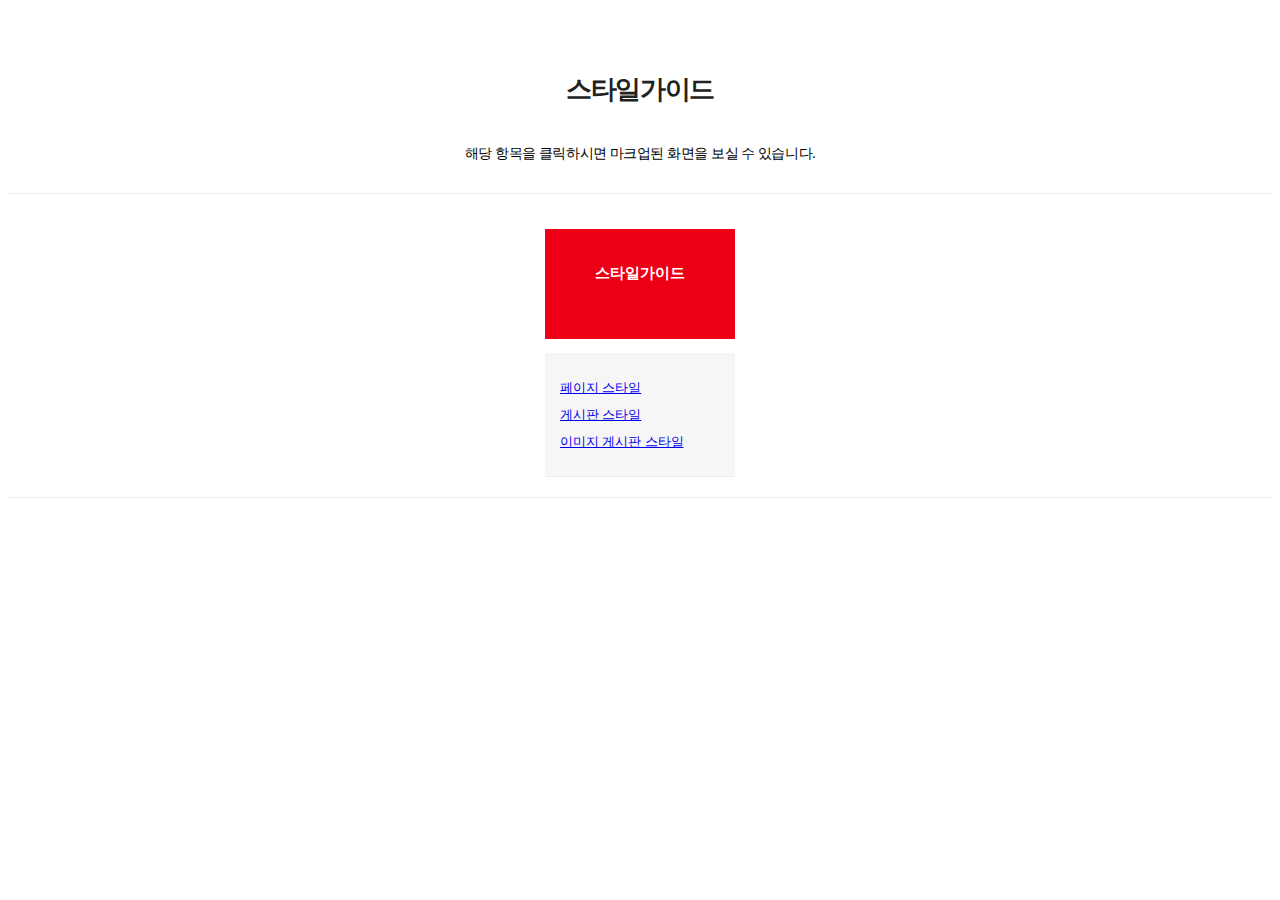
<file: index.html>
<!DOCTYPE html>
<html lang="ko">

<head>
    <meta charset="utf-8">
    <title>스타일가이드</title>
    <meta name="viewport" content="width=device-width, initial-scale=1.0">
    <meta http-equiv="X-UA-Compatible" content="IE=edge">
    <meta name="title" content="">
    <meta name="keywords" content="">
    <meta name="description" content="">
    <script type="text/javascript" src="./jquery-3.4.1.min.js"></script>

    <style type="text/css">
        .content_wrap {
            margin: 0 auto;
            text-align: center;
        }

        .content_wrap .tit-wrap {
            margin: 60px 0px 20px 0px;
        }

        .content_wrap h1 {
            display: inline-block;
            padding: 0 60px;
            font-size: 26px;
            font-weight: bold;
            color: #222;
            line-height: 100%;
            letter-spacing: -0.05em;
        }

        .content_wrap p.btxt {
            display: block;
            text-align: center;
            padding: 10px 0;
            font-size: 14px;
            letter-spacing: -0.03em;
        }

        .content_wrap ul {
            padding: 20px 50px;
            text-align: center;
            border-top: 1px solid #ececec;
            border-bottom: 1px solid #ececec;
        }

        .content_wrap li {
            display: inline-block;
            vertical-align: top;
            font-size: 15px;
            font-weight: bold;
            margin: 0 10px;
        }

        .content_wrap li a {
            display: block;
            margin: 0 auto 20px;
            width: 190px;
            height: 80px;
            padding-top: 50px;
            position: relative;
        }

        .content_wrap li .n01 {
            background: #ed0016;
            color: #fff;
            padding-top: 35px;
            height: 75px
        }

        .content_wrap li .depth2 {
            background: #f6f6f6;
            padding: 15px;
            width: 160px;
        }

        .content_wrap li .depth2 li {
            display: block;
            font-size: 13px;
            font-weight: normal;
            margin: 10px 0;
            line-height: 130%;
        }

        .content_wrap li .depth2 li a {
            margin: 0;
            width: auto;
            height: auto;
            padding-top: 0;
            text-align: left;
            border-radius: inherit;
        }

        .content_wrap li .depth2 li a:hover {
            text-decoration: underline;
            color: #222;
            font-weight: 600;
            letter-spacing: -0.01em;
        }

        .content_wrap li .depth2 li a:after {
            display: none
        }
    </style>

</head>

<body>


    <!-- s: page-start -->
    <div class="content_wrap">
        <div class="tit-wrap">
            <h1>스타일가이드</h1>
            <p class="btxt">해당 항목을 클릭하시면 마크업된 화면을 보실 수 있습니다.</p>
        </div>
        <ul>
            <li>
                <p class="n01">스타일가이드</p>
                <ul class="depth2">
                    <li><a href="./style.html" target="_blank" title="새창열림">페이지 스타일</a></li>
                    <li><a href="./board.html" target="_blank" title="새창열림">게시판 스타일</a></li>
                    <li><a href="./photo.html" target="_blank" title="새창열림">이미지 게시판 스타일</a></li>
                </ul>
            </li>
        </ul>
    </div>
    </div>

</body>

</html>
</file>
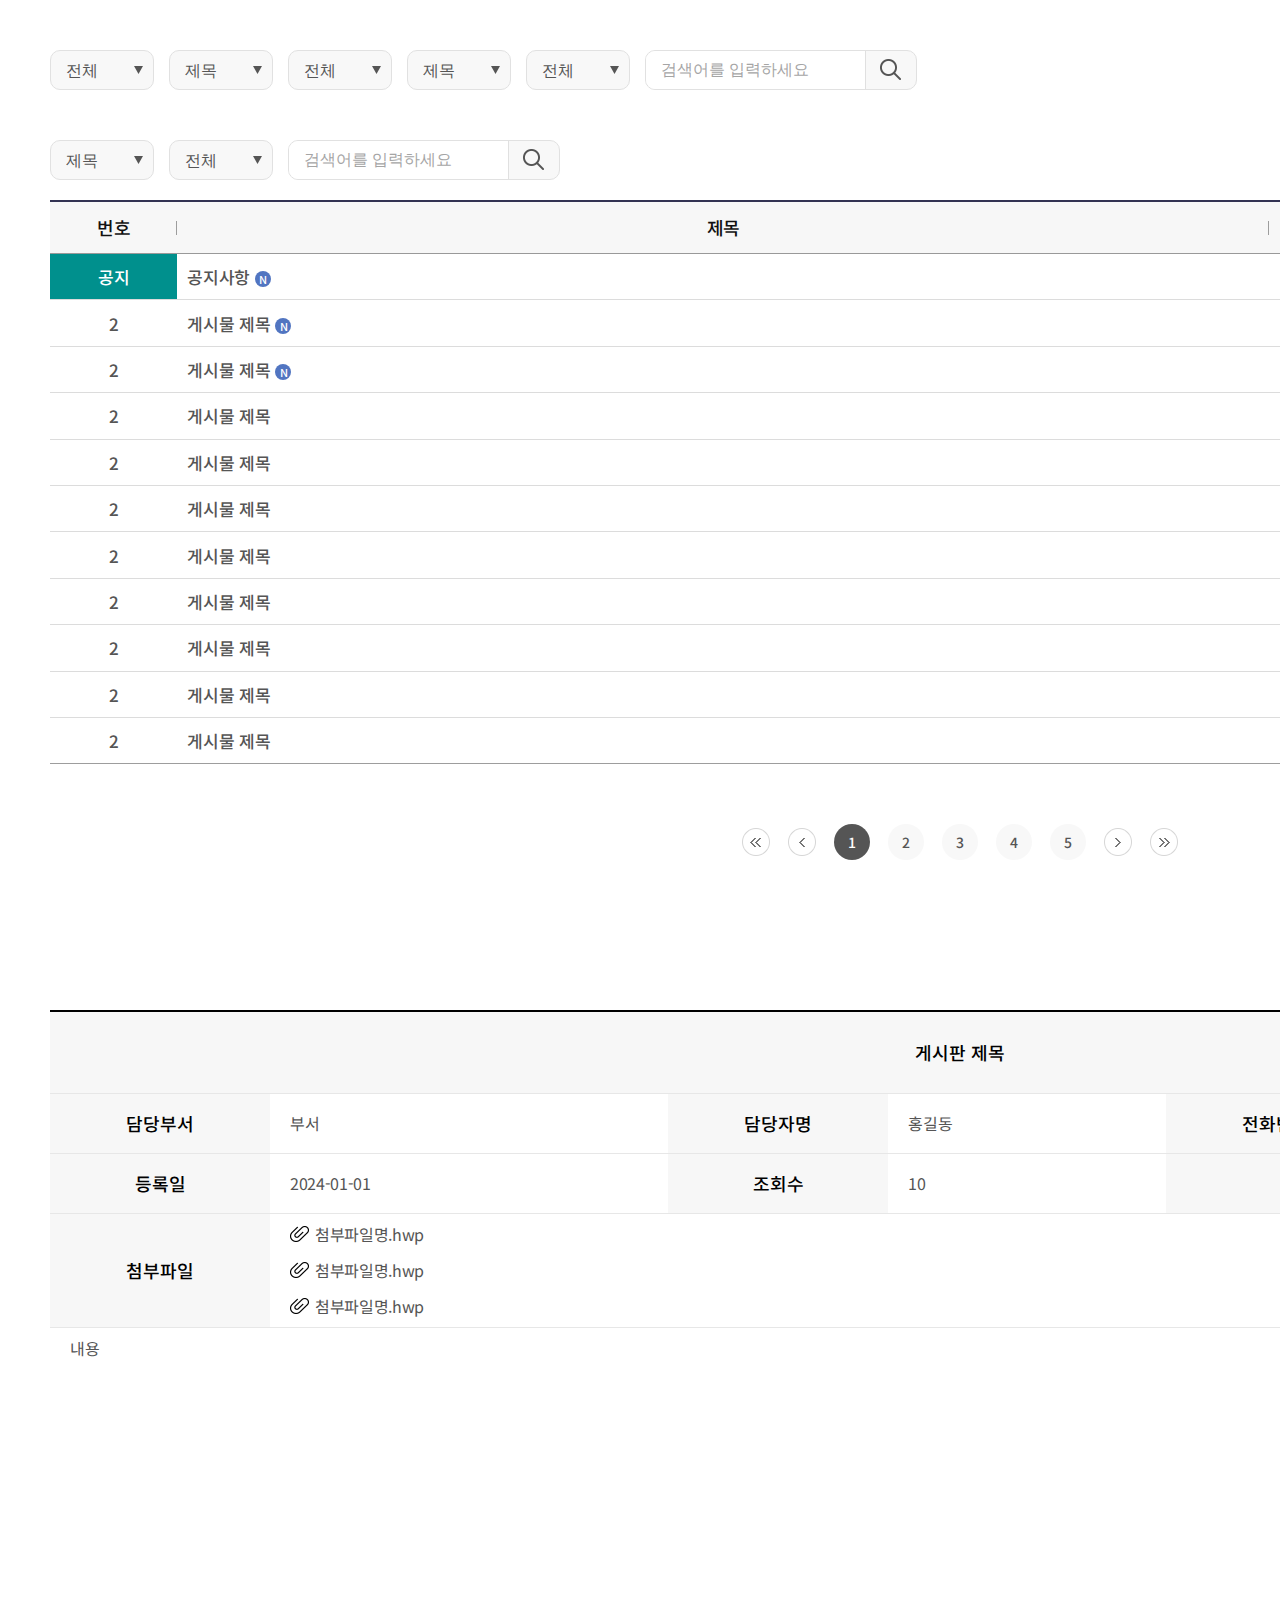
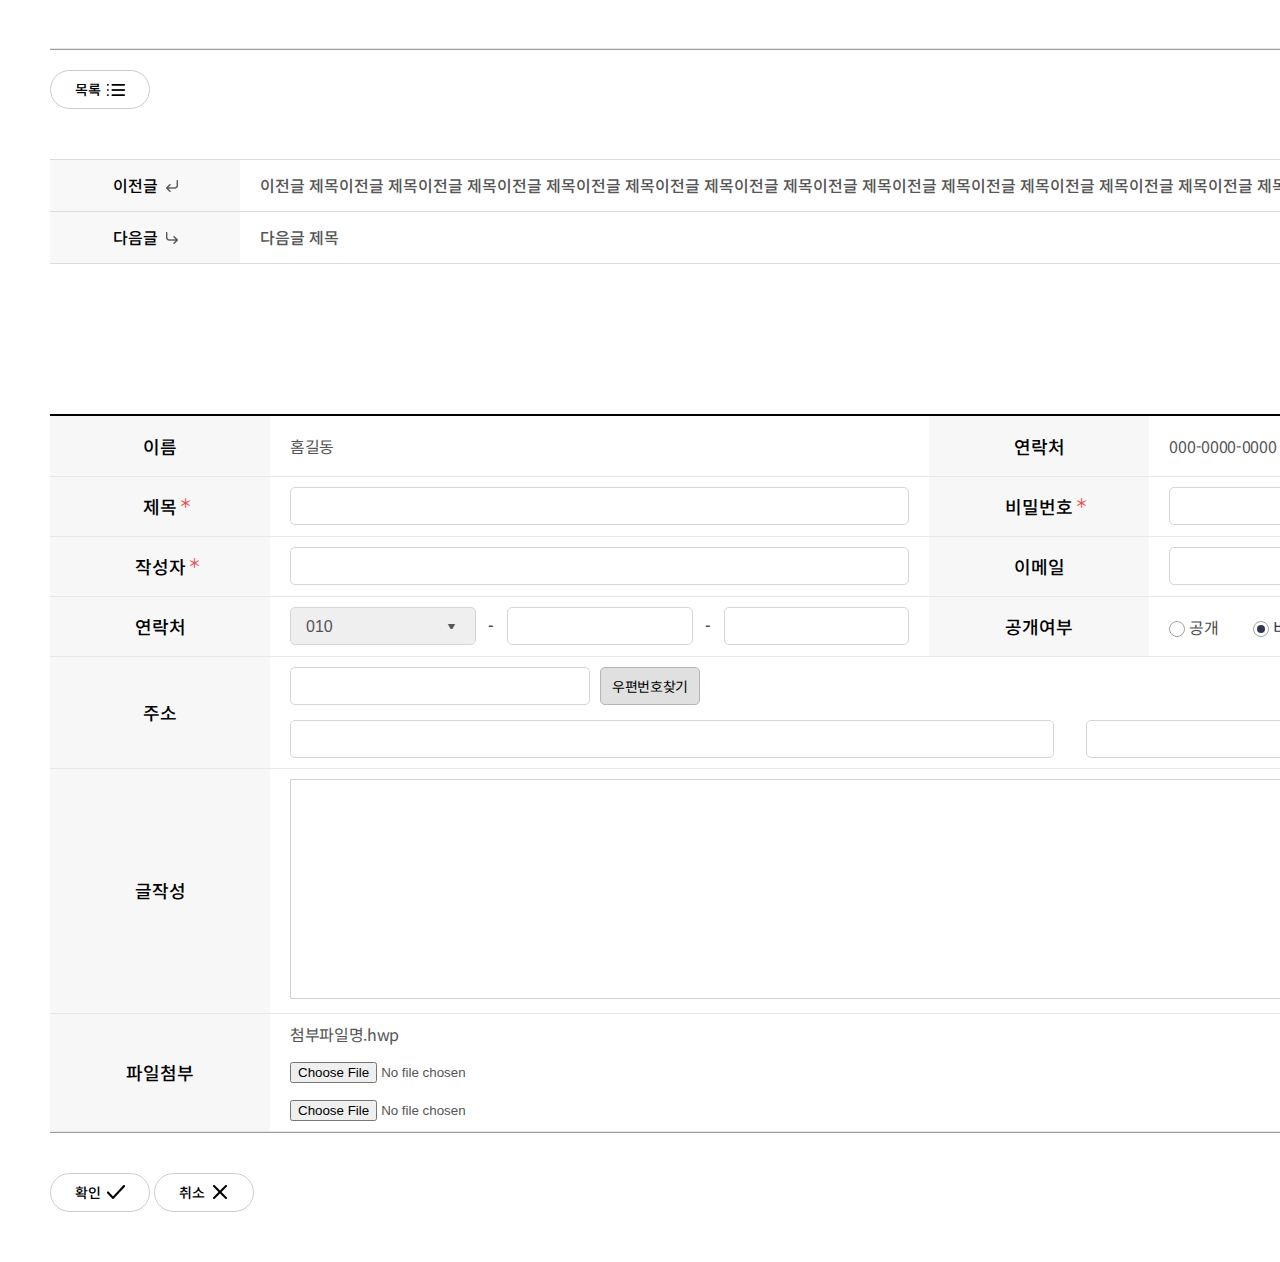
<file: board.html>
<!DOCTYPE html>
<html lang="ko">

<head>
    <meta charset="utf-8">
    <title>스타일가이드</title>
    <meta name="viewport"
        content="width=device-width, initial-scale=1.0 ,maximum-scale=1.0, minimum-scale=1.0,user-scalable=no,target-densitydpi=medium-dpi">
    <meta http-equiv="X-UA-Compatible" content="IE=edge">
    <link rel="stylesheet" href="./reset.css">
    <link rel="stylesheet" href="./style.css">

    <script src="./jquery-3.4.1.min.js"></script>

    <style>
        .content_wrap{padding:50px; box-sizing: border-box;}
    </style>
</head>

<body>
    <div class="content_wrap">
        <div class="contents">
            <div class="board_selecter">
                <form action="">
                    <div class="boardSearch">
                        <select name="" id="" title="검색옵션">
                            <option value="">전체</option>
                            <option value="">제목</option>
                            <option value="">내용</option>
                            <option value="">작성자</option>
                        </select>
                        <select name="" id="" title="검색옵션">
                            <option value="">제목</option>
                            <option value="">제목</option>
                            <option value="">내용</option>
                            <option value="">작성자</option>
                        </select>
                        <select name="" id="" title="검색옵션">
                            <option value="">전체</option>
                            <option value="">제목</option>
                            <option value="">내용</option>
                            <option value="">작성자</option>
                        </select>
                        <select name="" id="" title="검색옵션">
                            <option value="">제목</option>
                            <option value="">제목</option>
                            <option value="">내용</option>
                            <option value="">작성자</option>
                        </select>
                        <select name="" id="" title="검색옵션">
                            <option value="">전체</option>
                            <option value="">제목</option>
                            <option value="">내용</option>
                            <option value="">작성자</option>
                        </select>
                        <div class="boardSearch-input">
                            <label for="" class="hide">검색어</label>
                            <input type="text" id="" placeholder="검색어를 입력하세요" title="검색어 입력">
                            <input type="submit" title="검색하기">
                        </div>
                    </div>
                </form>
            </div>
            <p class="gap50"></p>
            <div class="board_selecter">
                <form action="">
                    <div class="boardSearch">
                        <select name="" id="" title="검색옵션">
                            <option value="">제목</option>
                            <option value="">제목</option>
                            <option value="">내용</option>
                            <option value="">작성자</option>
                        </select>
                        <select name="" id="" title="검색옵션">
                            <option value="">전체</option>
                            <option value="">제목</option>
                            <option value="">내용</option>
                            <option value="">작성자</option>
                        </select>
                        <div class="boardSearch-input">
                            <label for="" class="hide">검색어</label>
                            <input type="text" id="" placeholder="검색어를 입력하세요" title="검색어 입력">
                            <input type="submit" title="검색하기">
                        </div>
                    </div>
                </form>
            </div>
            <p class="gap20"></p>
            <!-- s: board_list list01-->
            <div class="board_list">
                <table class="list01">
                    <caption>번호,제목,첨부,작성자,등록일,조회의 내용이 있는 게시판 입니다.</caption>
                    <colgroup>
                        <col style="width:7%">
                        <col style="width:60%">
                        <col style="width:9%">
                        <col style="width:12%">
                        <col style="width:12%">
                    </colgroup>
                    <thead>
                        <tr>
                            <th scope="col"><span>번호</span></th>
                            <th scope="col"><span>제목</span></th>
                            <th scope="col"><span>작성자</span></th>
                            <th scope="col"><span>첨부파일</span></th>
                            <th scope="col"><span>조회</span></th>
                        </tr>
                    </thead>
                    <tbody>
                        <tr class="notice_line">
                            <td class="notice"><span>공지</span></td>
                            <td class="title">
                                <a href="#n" title="해당게시물로 이동합니다.">공지사항</a><span>N</span>
                            </td>
                            <td>홍길동</td>
                            <td class="file"><img src="./images/board/fileIcon.png" alt="첨부파일 있음"></td>
                            <td>32</td>
                        </tr>
                        <tr>
                            <td class="listNum mnone">2</td>
                            <td class="title">
                                <a href="#n" title="해당게시물로 이동합니다.">게시물 제목</a><span>N</span>
                            </td>
                            <td>홍길동</td>
                            <td class="file"><img src="./images/board/fileIcon.png" alt="첨부파일 있음"></td>
                            <td>32</td>
                        </tr>
                        <tr>
                            <td class="listNum mnone">2</td>
                            <td class="title">
                                <a href="#n" title="해당게시물로 이동합니다.">게시물 제목</a><span>N</span>
                            </td>
                            <td>홍길동</td>
                            <td class="file"><img src="./images/board/fileIcon.png" alt="첨부파일 있음"></td>
                            <td>32</td>
                        </tr>
                        <tr>
                            <td class="listNum mnone">2</td>
                            <td class="title">
                                <a href="#n" title="해당게시물로 이동합니다.">게시물 제목</a>
                            </td>
                            <td>홍길동</td>
                            <td class="file"><img src="./images/board/fileIcon.png" alt="첨부파일 있음"></td>
                            <td>32</td>
                        </tr>
                        <tr>
                            <td class="listNum mnone">2</td>
                            <td class="title">
                                <a href="#n" title="해당게시물로 이동합니다.">게시물 제목</a>
                            </td>
                            <td>홍길동</td>
                            <td class="file"><img src="./images/board/fileIcon.png" alt="첨부파일 있음"></td>
                            <td>32</td>
                        </tr>
                        <tr>
                            <td class="listNum mnone">2</td>
                            <td class="title">
                                <a href="#n" title="해당게시물로 이동합니다.">게시물 제목</a>
                            </td>
                            <td>홍길동</td>
                            <td class="file"><img src="./images/board/fileIcon.png" alt="첨부파일 있음"></td>
                            <td>32</td>
                        </tr>
                        <tr>
                            <td class="listNum mnone">2</td>
                            <td class="title">
                                <a href="#n" title="해당게시물로 이동합니다.">게시물 제목</a>
                            </td>
                            <td>홍길동</td>
                            <td class="file"><img src="./images/board/fileIcon.png" alt="첨부파일 있음"></td>
                            <td>32</td>
                        </tr>
                        <tr>
                            <td class="listNum mnone">2</td>
                            <td class="title">
                                <a href="#n" title="해당게시물로 이동합니다.">게시물 제목</a>
                            </td>
                            <td>홍길동</td>
                            <td class="file"><img src="./images/board/fileIcon.png" alt="첨부파일 있음"></td>
                            <td>32</td>
                        </tr>
                        <tr>
                            <td class="listNum mnone">2</td>
                            <td class="title">
                                <a href="#n" title="해당게시물로 이동합니다.">게시물 제목</a>
                            </td>
                            <td>홍길동</td>
                            <td class="file"><img src="./images/board/fileIcon.png" alt="첨부파일 있음"></td>
                            <td>32</td>
                        </tr>
                        <tr>
                            <td class="listNum mnone">2</td>
                            <td class="title">
                                <a href="#n" title="해당게시물로 이동합니다.">게시물 제목</a>
                            </td>
                            <td>홍길동</td>
                            <td class="file"><img src="./images/board/fileIcon.png" alt="첨부파일 있음"></td>
                            <td>32</td>
                        </tr>
                        <tr>
                            <td class="listNum mnone">2</td>
                            <td class="title">
                                <a href="#n" title="해당게시물로 이동합니다.">게시물 제목</a>
                            </td>
                            <td>홍길동</td>
                            <td class="file"><img src="./images/board/fileIcon.png" alt="첨부파일 있음"></td>
                            <td>32</td>
                        </tr>
                    </tbody>
                </table>
            </div>
            <p class="gap20"></p>
            <p class="gap40"></p>
            <div class="board_list_btn">
                <div class="bdNumWrap">
                        <a href="#" title="게시판 첫번째목록 페이지로 이동합니다." class="bdNumList bdNumFirst">
                            <img src="./images/common/boardFirst.png" alt="왼쪽방향 화살표">
                        </a>
                        <a href="#" title="게시판 이전목록 페이지로 이동합니다." class="bdNumList bdNumPrev">
                            <img src="./images/common//boardLeft.png" alt="왼쪽방향 화살표">
                        </a>
                        <a href="#" title="게시판 1번목록 페이지로 이동합니다." class="bdNumList bdNum numOn">1</a>
                        <a href="#" title="게시판 1번목록 페이지로 이동합니다." class="bdNumList bdNum">2</a>
                        <a href="#" title="게시판 1번목록 페이지로 이동합니다." class="bdNumList bdNum">3</a>
                        <a href="#" title="게시판 1번목록 페이지로 이동합니다." class="bdNumList bdNum">4</a>
                        <a href="#" title="게시판 1번목록 페이지로 이동합니다." class="bdNumList bdNum">5</a>
                        <a href="#" title="게시판 다음목록 페이지로 이동합니다." class="bdNumList bdNumNext">
                            <img src="./images/common//boardRight.png" alt="왼쪽방향 화살표">
                        </a>
                        <a href="#" title="게시판 마지막목록 페이지로 이동합니다." class="bdNumList bdNumLast">
                            <img src="./images/common//boardLast.png" alt="왼쪽방향 화살표">
                        </a>
                </div>
                <div class="board_btns">
                    <div class="btn_wrap btn_type">
                        <a href="#" class="btn_write">
                            <span>글쓰기</span>
                        </a>
                    </div>
                </div>
            </div>
            <p class="gap50"></p>
            <p class="gap50"></p>
            <p class="gap50"></p>
            <!-- e: board_list list01-->
            <div class="board_table">
                <!-- s: write01 -->
                <table class="viewer_type">
                    <caption>번호,제목,담당부서,전화번호,처리기간,첨부,위치찾기의 정보를 제공하는 게시판 입니다.</caption>
                    <colgroup>
                        <col style="width:220px;">
                        <col style="width:auto;">
                        <col style="width:220px;">
                        <col style="width:auto;">
                        <col style="width:220px;">
                        <col style="width:auto;">
                    </colgroup>
                    <tbody>
                        <tr class="viewr_title">
                            <th colspan="6">게시판 제목</th>
                        </tr>
                        <tr>
                            <th>담당부서</td>
                            <td>부서</td>
                            <th>담당자명</td>
                            <td>홍길동</td>
                            <th>전화번호</td>
                            <td>010-1234-5678</td>
                        </tr>
                        <tr>
                            <th>등록일</td>
                            <td>2024-01-01</td>
                            <th>조회수</td>
                            <td >10</td>
                            <th></th>
                            <td></td>
                        </tr>
                        <tr>
                            <th>첨부파일</td>
                            <td colspan="6">
                                <ul class="file_wrap">
                                    <li>
                                        <a href="#" title="첨부파일 파일삭제">첨부파일명.hwp</a>
                                    </li>
                                    <li>
                                        <a href="#" title="첨부파일 파일삭제">첨부파일명.hwp</a>
                                    </li>
                                    <li>
                                        <a href="#" title="첨부파일 파일삭제">첨부파일명.hwp</a>
                                    </li>
                                </ul>
                            </td>
                        </tr>
                        <tr>
                            <td colspan="7">
                                <div class="bdvCntWrap">
                                    <p>내용</p>
                                </div>
                            </td>
                        </tr>
                    </tbody>
                </table>
                <!-- s: write01 -->
            </div>
            <p class="gap20"></p>
            <div class="btn_wrap btn_type">
                <a href="#" class="btn_list">
                    <span>목록</span>
                </a>
            </div>
            <p class="gap50"></p>
            <div class="board_pagebtn">
                <dl>
                    <dt class="page_prev"><span>이전글</span></dt>
                    <dd>
                        <a href="#" title="페이지 이동">이전글 제목이전글 제목이전글 제목이전글 제목이전글 제목이전글 제목이전글 제목이전글 제목이전글 제목이전글 제목이전글 제목이전글 제목이전글 제목이전글 제목이전글 제목이전글 제목이전글 제목이전글 제목이전글 제목이전글 제목</a>
                    </dd>
                </dl>
                <dl>
                    <dt class="page_next"><span>다음글</span></dt>
                    <dd>
                        <a href="#" title="페이지 이동">다음글 제목</a>
                    </dd>
                </dl>
            </div>
            <p class="gap50"></p>
            <p class="gap50"></p>
            <p class="gap50"></p>
            <div class="board_table">
                <!-- s: write01 -->
                <table>
                    <caption>번호,제목,담당부서,전화번호,처리기간,첨부,위치찾기의 정보를 제공하는 게시판 입니다.</caption>
                    <colgroup>
                        <col style="width:220px">
                        <col style="width:auto">
                        <col style="width:220px">
                        <col style="width:auto">
                    </colgroup>
                    <tbody>
                        <tr>
                            <th>이름</td>
                            <td>홈길동</td>
                            <th>연락처</td>
                            <td>000-0000-0000</td>
                        </tr>
                        <tr>
                            <th><label for="title" class="impor_txt">제목</label></td>
                            <td><input type="text" placeholder="" class="w100p" id="title"></td>
                            <th><label for="password" class="impor_txt">비밀번호</label></td>
                            <td><input type="text" placeholder="" class="w100p" id="password"></td>
                        </tr>
                        <tr>
                            <th><label class="impor_txt">작성자</label></td>
                            <td><input type="text" placeholder="" class="w100p" id="name"></td>
                            <th>이메일</td>
                            <td>
                                <div class="email_input">
                                    <label for="emailId" class="hide">아이디</label>
                                    <input type="text" class="id" id="emailId">
                                    <p class="at">@</p>
                                    <label for="emailAdress" class="hide">이메일주소</label>
                                    <input type="text" class="email" id="emailAdress">
                                    <p class="chk-select">
                                        <label for="emailSelect" class="hide">이메일주소 선택하기</label>
                                        <select id="emailSelect">
                                            <option selected="">gmail.com</option>
                                            <option>naver.com</option>
                                        </select>
                                    </p>
                                </div>
                            </td>
                        </tr>
                        <tr>
                            <th>연락처</td>
                            <td>
                                <div class="tel_input">
                                    <p class="chk-select">
                                        <select id="telSelect">
                                            <option selected="">010</option>
                                            <option>011</option>
                                        </select>
                                    </p>
                                    <p class="line">-</p>
                                    <input type="text" id="telNumber2">
                                    <p class="line">-</p>
                                    <input type="text" id="telNumber3">
                                </div>
                            </td>
                            <th>공개여부</td>
                            <td>
                                <div class="radio_group">
                                    <p class="radios">
                                        <input id="public01" name="board_public" type="radio" checked="">
                                        <label for="public01">공개</label> 
                                    </p>
                                    <p class="radios">
                                        <input id="public02" name="board_public" type="radio" checked="">
                                        <label for="public02">비공개</label> 
                                    </p>
                                </div>
                            </td>
                        </tr>
                        <tr>
                            <th>주소</td>
                            <td colspan="3">
                                <div class="write_address">
                                    <div class="file_wrap address">
                                        <input type="text" class="filename" readonly="readonly" title="우편번호">
                                        <a class="btn_file">우편번호찾기</a>
                                    </div>
                                    <div class="addressMore">
                                        <input type="text" title="주소1">
                                        <input type="text" title="상세주소">
                                    </div>
                                </div>
                            </td>
                        </tr>
                        <tr>
                            <th>글작성</td>
                            <td colspan="3">
                                <textarea></textarea>
                            </td>
                        </tr>
                        <tr>
                            <th>파일첨부</td>
                            <td colspan="3">
                                <ul class="file_wrap">
                                    <li>
                                        <a href="#" title="첨부파일 파일삭제">첨부파일명.hwp</a>
                                    </li>
                                    <li>
                                        <label for="uploadBtn04" class="hide">파일선택</label>
                                        <input type="file" id="uploadBtn04" class="uploadBtn">
                                    </li>
                                    <li>
                                        <label for="uploadBtn05" class="hide">파일선택</label>
                                        <input type="file" id="uploadBtn05" class="uploadBtn">
                                    </li>
                                </ul>
                            </td>
                        </tr>
                    </tbody>
                </table>
                <!-- s: write01 -->
            </div>
            <p class="gap40"></p>
            <div class="board_btns">
                <div class="btn_wrap btn_type">
                    <a href="#" class="btn_acc">
                        <span>확인</span>
                    </a>
                    <a href="#" class="btn_cen">
                        <span>취소</span>
                    </a>
                </div>
            </div>
        </div>
    </div>
</body>
</html>
</file>
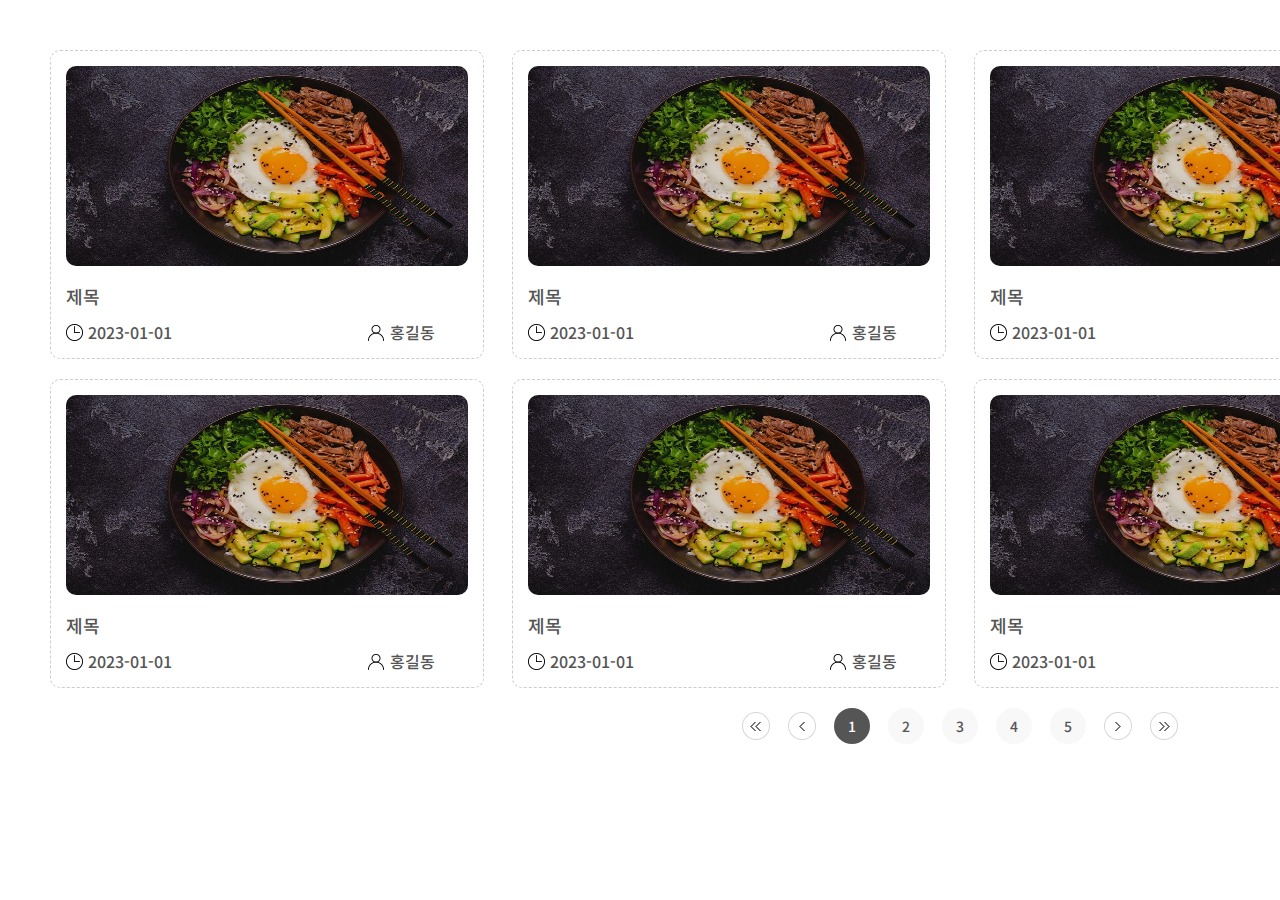
<file: photo.html>
<!DOCTYPE html>
<html lang="ko">

<head>
    <meta charset="utf-8">
    <title>스타일가이드</title>
    <meta name="viewport"
        content="width=device-width, initial-scale=1.0 ,maximum-scale=1.0, minimum-scale=1.0,user-scalable=no,target-densitydpi=medium-dpi">
    <meta http-equiv="X-UA-Compatible" content="IE=edge">
    <link rel="stylesheet" href="./reset.css?t=1">
    <link rel="stylesheet" href="./style.css?t=1">

    <script src="./jquery-3.4.1.min.js"></script>

    <style>
        .content_wrap{padding:50px; box-sizing: border-box;}
    </style>
</head>

<body>
    <div class="content_wrap">
        <div class="contents">
            <div class="photo_list">
                <ul class="photoListUl">
                    <li class="htoListCnt">
                        <a href="#">
                            <div class="photoImg">
                                <img src="./images/board/testimg.jpeg" alt="">
                            </div>
                            <div class="photoInfoBox">
                                <p class="photoTitle">제목</p>
                                <ul class="phptoInfo">
                                    <p class="photoDate">2023-01-01</p>
                                    <p class="photoWriter">홍길동</p>
                                </ul>
                            </div>
                        </a>
                    </li>
                    <li class="htoListCnt">
                        <a href="#">
                            <div class="photoImg">
                                <img src="./images/board/testimg.jpeg" alt="">
                            </div>
                            <div class="photoInfoBox">
                                <p class="photoTitle">제목</p>
                                <ul class="phptoInfo">
                                    <p class="photoDate">2023-01-01</p>
                                    <p class="photoWriter">홍길동</p>
                                </ul>
                            </div>
                        </a>
                    </li>
                    <li class="htoListCnt">
                        <a href="#">
                            <div class="photoImg">
                                <img src="./images/board/testimg.jpeg" alt="">
                            </div>
                            <div class="photoInfoBox">
                                <p class="photoTitle">제목</p>
                                <ul class="phptoInfo">
                                    <p class="photoDate">2023-01-01</p>
                                    <p class="photoWriter">홍길동</p>
                                </ul>
                            </div>
                        </a>
                    </li>
                    <li class="htoListCnt">
                        <a href="#">
                            <div class="photoImg">
                                <img src="./images/board/testimg.jpeg" alt="">
                            </div>
                            <div class="photoInfoBox">
                                <p class="photoTitle">제목</p>
                                <ul class="phptoInfo">
                                    <p class="photoDate">2023-01-01</p>
                                    <p class="photoWriter">홍길동</p>
                                </ul>
                            </div>
                        </a>
                    </li>
                    <li class="htoListCnt">
                        <a href="#">
                            <div class="photoImg">
                                <img src="./images/board/testimg.jpeg" alt="">
                            </div>
                            <div class="photoInfoBox">
                                <p class="photoTitle">제목</p>
                                <ul class="phptoInfo">
                                    <p class="photoDate">2023-01-01</p>
                                    <p class="photoWriter">홍길동</p>
                                </ul>
                            </div>
                        </a>
                    </li>
                    <li class="htoListCnt">
                        <a href="#">
                            <div class="photoImg">
                                <img src="./images/board/testimg.jpeg" alt="">
                            </div>
                            <div class="photoInfoBox">
                                <p class="photoTitle">제목</p>
                                <ul class="phptoInfo">
                                    <p class="photoDate">2023-01-01</p>
                                    <p class="photoWriter">홍길동</p>
                                </ul>
                            </div>
                        </a>
                    </li>
                    <li class="htoListCnt">
                        <a href="#">
                            <div class="photoImg">
                                <img src="./images/board/testimg.jpeg" alt="">
                            </div>
                            <div class="photoInfoBox">
                                <p class="photoTitle">제목</p>
                                <ul class="phptoInfo">
                                    <p class="photoDate">2023-01-01</p>
                                    <p class="photoWriter">홍길동</p>
                                </ul>
                            </div>
                        </a>
                    </li>
                    <li class="htoListCnt">
                        <a href="#">
                            <div class="photoImg">
                                <img src="./images/board/testimg.jpeg" alt="">
                            </div>
                            <div class="photoInfoBox">
                                <p class="photoTitle">제목</p>
                                <ul class="phptoInfo">
                                    <p class="photoDate">2023-01-01</p>
                                    <p class="photoWriter">홍길동</p>
                                </ul>
                            </div>
                        </a>
                    </li>        
                </ul>
            </div>
            <div class="board_list_btn">
                <div class="bdNumWrap">
                        <a href="#" title="게시판 첫번째목록 페이지로 이동합니다." class="bdNumList bdNumFirst">
                            <img src="./images/common/boardFirst.png" alt="왼쪽방향 화살표">
                        </a>
                        <a href="#" title="게시판 이전목록 페이지로 이동합니다." class="bdNumList bdNumPrev">
                            <img src="./images/common//boardLeft.png" alt="왼쪽방향 화살표">
                        </a>
                        <a href="#" title="게시판 1번목록 페이지로 이동합니다." class="bdNumList bdNum numOn">1</a>
                        <a href="#" title="게시판 1번목록 페이지로 이동합니다." class="bdNumList bdNum">2</a>
                        <a href="#" title="게시판 1번목록 페이지로 이동합니다." class="bdNumList bdNum">3</a>
                        <a href="#" title="게시판 1번목록 페이지로 이동합니다." class="bdNumList bdNum">4</a>
                        <a href="#" title="게시판 1번목록 페이지로 이동합니다." class="bdNumList bdNum">5</a>
                        <a href="#" title="게시판 다음목록 페이지로 이동합니다." class="bdNumList bdNumNext">
                            <img src="./images/common//boardRight.png" alt="왼쪽방향 화살표">
                        </a>
                        <a href="#" title="게시판 마지막목록 페이지로 이동합니다." class="bdNumList bdNumLast">
                            <img src="./images/common//boardLast.png" alt="왼쪽방향 화살표">
                        </a>
                </div>
                <div class="board_btns">
                    <div class="btn_wrap btn_type">
                        <a href="#" class="btn_write">
                            <span>글쓰기</span>
                        </a>
                    </div>
                </div>
            </div>
        </div>
    </div>
</body>
</html>
</file>
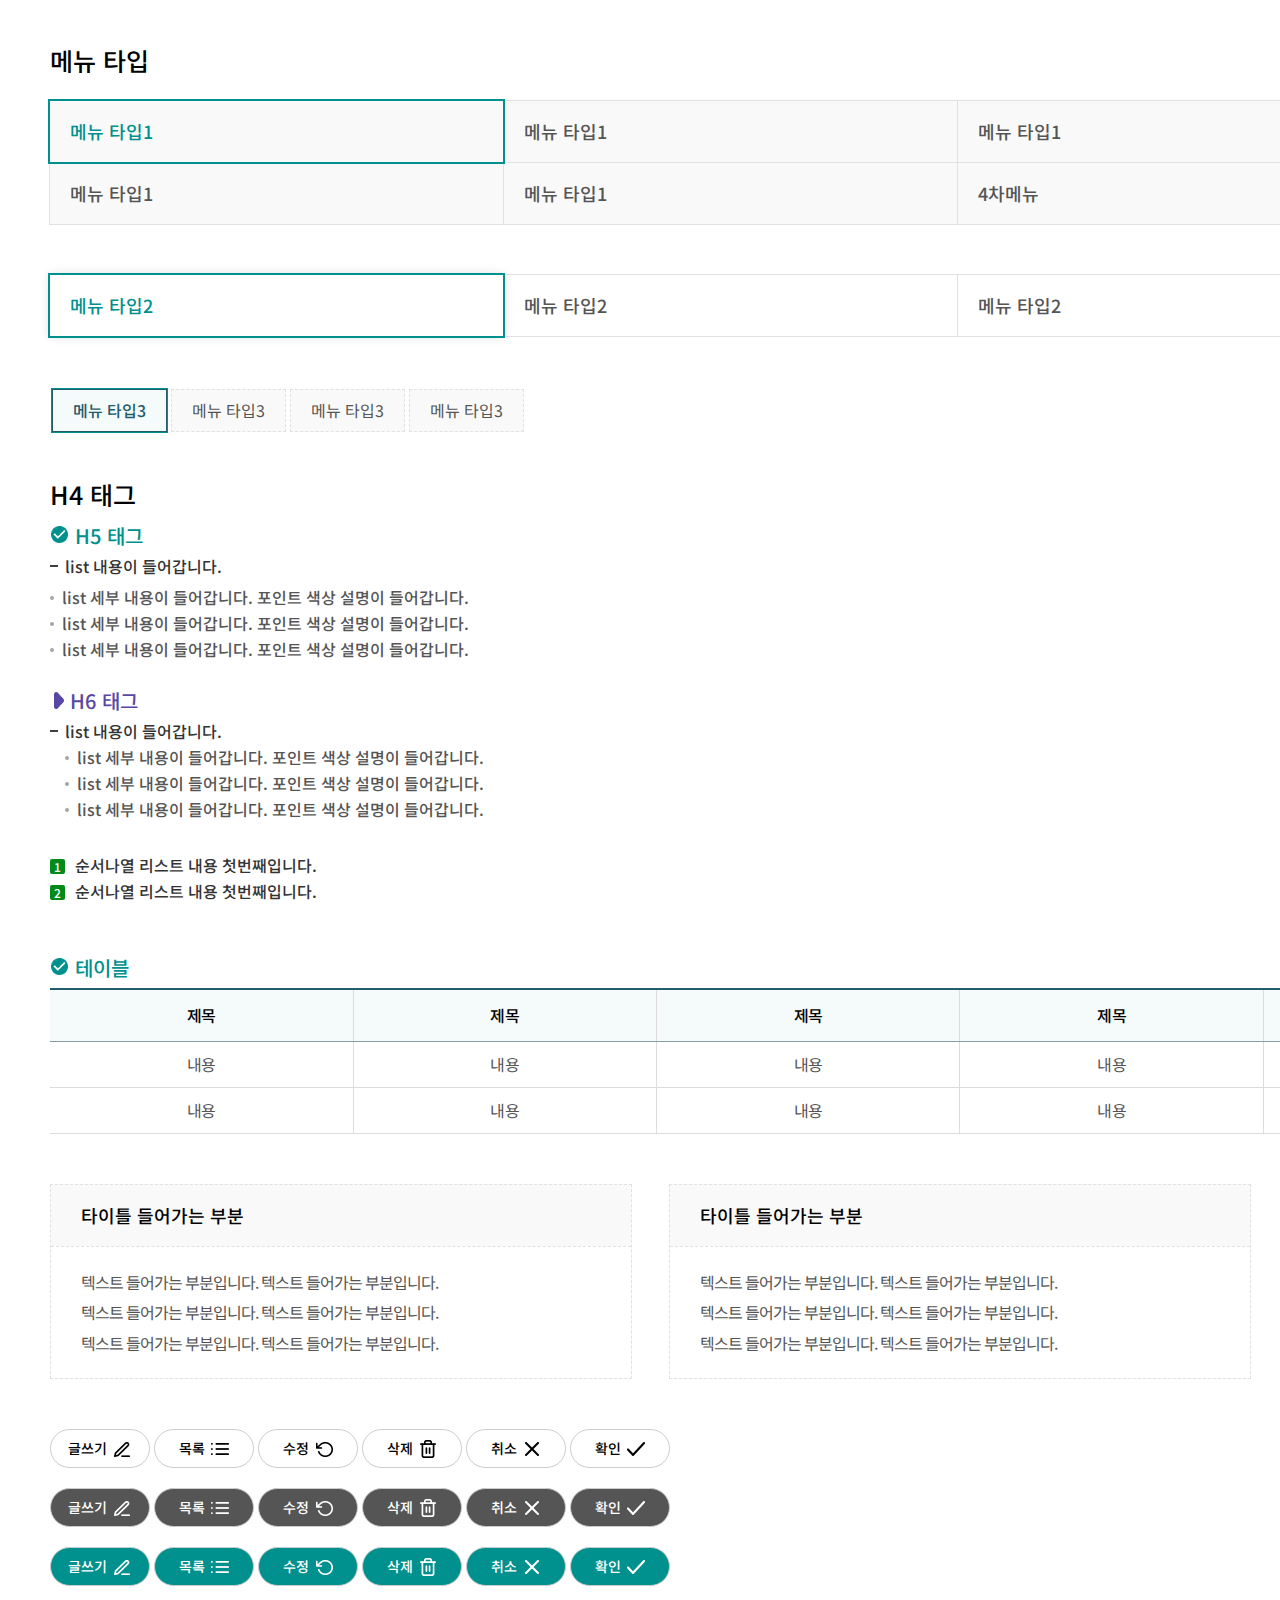
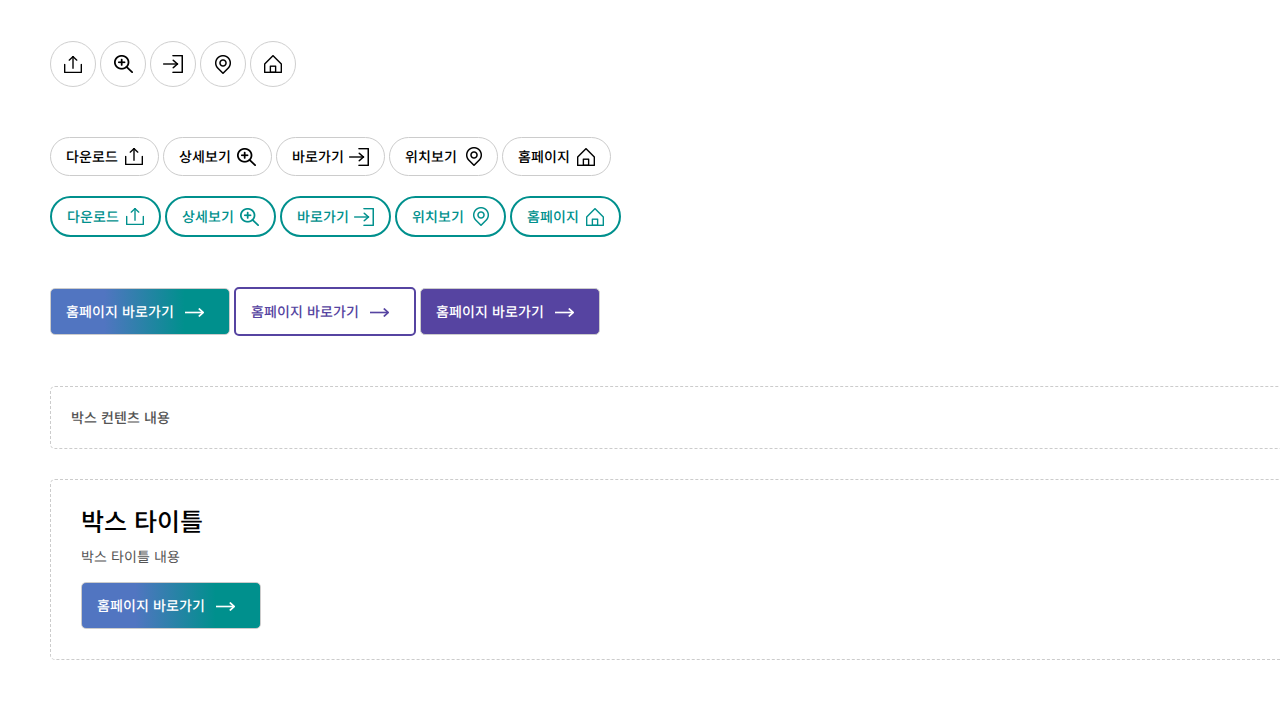
<file: style.html>
<!DOCTYPE html>
<html lang="ko">

<head>
    <meta charset="utf-8">
    <title>스타일가이드</title>
    <meta name="viewport"
        content="width=device-width, initial-scale=1.0 ,maximum-scale=1.0, minimum-scale=1.0,user-scalable=no,target-densitydpi=medium-dpi">
    <meta http-equiv="X-UA-Compatible" content="IE=edge">
    <link rel="stylesheet" href="./reset.css">
    <link rel="stylesheet" href="./style.css">

    <script src="./jquery-3.4.1.min.js"></script>

    <style>
        .content_wrap{padding:50px; box-sizing: border-box;}
    </style>
</head>

<body>
    <div class="content_wrap">
        <div class="contents">
            <h4 class="htag_title">메뉴 타입</h4>
            <p class="gap30"></p>
            <div class="tap_box">
                <ul class="taps">
                    <li class="active">
                        <a href="#" title="선택됨">
                            <span>메뉴 타입1</span>
                        </a>
                    </li>

                    <li>
                        <a href="#">
                            <span>메뉴 타입1</span>
                        </a>
                    </li>

                    <li>
                        <a href="#">
                            <span>메뉴 타입1</span>
                        </a>
                    </li>

                    <li>
                        <a href="#">
                            <span>메뉴 타입1</span>
                        </a>
                    </li>

                    <li>
                        <a href="#">
                            <span>메뉴 타입1</span>
                        </a>
                    </li>

                    <li>
                        <a href="#">
                            <span>메뉴 타입1</span>
                        </a>
                    </li>

                    <li>
                        <a href="#">
                            <span>4차메뉴</span>
                        </a>
                    </li>

                    <li>
                        <a href="#">
                            <span>4차메뉴</span>
                        </a>
                    </li>
                </ul>

                <p class="gap50"></p>

                <ul class="taps type2">
                    <li class="active">
                        <a href="#" title="선택됨">
                            <span>메뉴 타입2</span>
                        </a>
                    </li>

                    <li>
                        <a href="#">
                            <span>메뉴 타입2</span>
                        </a>
                    </li>

                    <li>
                        <a href="#">
                            <span>메뉴 타입2</span>
                        </a>
                    </li>

                    <li>
                        <a href="#">
                            <span>메뉴 타입2</span>
                        </a>
                    </li>
                </ul>

                <p class="gap50"></p>

                <ul class="taps type3">
                    <li class="active">
                        <a href="#" title="선택됨">
                            <span>메뉴 타입3</span>
                        </a>
                    </li>

                    <li>
                        <a href="#">
                            <span>메뉴 타입3</span>
                        </a>
                    </li>

                    <li>
                        <a href="#">
                            <span>메뉴 타입3</span>
                        </a>
                    </li>

                    <li>
                        <a href="#">
                            <span>메뉴 타입3</span>
                        </a>
                    </li>
                </ul>
            </div>
            <p class="gap50"></p>
            <h4 class="htag_title">H4 태그</h4>
            <p class="gap20"></p>
            <h5 class="htag_title">H5 태그</h5>
            <p class="gap10"></p>
            <ul class="cnt_list step01">
                <li>
                    list 내용이 들어갑니다.
                </li>
            </ul>
            <ul class="cnt_list step02">
                <li>list 세부 내용이 들어갑니다. <span class="c-green">포인트 색상 설명이 들어갑니다.</span></li>
                <li>list 세부 내용이 들어갑니다. <span class="c-green">포인트 색상 설명이 들어갑니다.</span></li>
                <li>list 세부 내용이 들어갑니다. <span class="c-green">포인트 색상 설명이 들어갑니다.</span></li>
            </ul>
            <p class="gap20"></p>
            <h6 class="htag_title">H6 태그</h6>
            <p class="gap10"></p>
            <ul class="cnt_list step01">
                <li>
                    list 내용이 들어갑니다.
                    <ul class="cnt_list step02">
                        <li>list 세부 내용이 들어갑니다. <span class="c-green">포인트 색상 설명이 들어갑니다.</span></li>
                        <li>list 세부 내용이 들어갑니다. <span class="c-green">포인트 색상 설명이 들어갑니다.</span></li>
                        <li>list 세부 내용이 들어갑니다. <span class="c-green">포인트 색상 설명이 들어갑니다.</span></li>
                    </ul>
                </li>
            </ul>
            <p class="gap20"></p>
            <ul class="cnt_list number_type">
                <li>
                    <span class="txt">순서나열 리스트 내용 첫번째입니다.</span>
                </li>

                <li>
                    <span class="txt">순서나열 리스트 내용 첫번째입니다.</span>
                </li>
            </ul>
            <p class="gap50"></p>
            <h5 class="htag_title">테이블</h5>
            <p class="gap10"></p>
            <!-- 테이블.S -->
            <div class="table_box">
                <table class="type01">
                    <caption>7일,14일,20일,30일,2개월,3개월의 정보를 제공하는 반응형 무처리 표 입니다.</caption>
                    <colgroup>
                        <col style="width:16.666666%">
                        <col style="width:16.666666%">
                        <col style="width:16.666666%">
                        <col style="width:16.666666%">
                        <col style="width:16.666666%">
                        <col style="width:16.666666%">
                    </colgroup>
                    <thead>
                        <tr>
                            <th scope="col">제목</th>
                            <th scope="col">제목</th>
                            <th scope="col">제목</th>
                            <th scope="col">제목</th>
                            <th scope="col">제목</th>
                            <th scope="col">제목</th>
                        </tr>
                    </thead>
                    <tbody>
                        <tr>
                            <td>내용</td>
                            <td>내용</td>
                            <td>내용</td>
                            <td>내용</td>
                            <td>내용</td>
                            <td>내용</td>
                        </tr>
                        <tr>
                            <td>내용</td>
                            <td>내용</td>
                            <td>내용</td>
                            <td>내용</td>
                            <td>내용</td>
                            <td>내용</td>
                        </tr>
                    </tbody>
                </table>
            </div>
            <p class="gap50"></p>
            <div class="txtBoxWrap">
                <dl class="tbwList">
                    <dt>타이틀 들어가는 부분</dt>
                    <dd>
                        <p>
                            텍스트 들어가는 부분입니다. 텍스트 들어가는 부분입니다.<br>
                            텍스트 들어가는 부분입니다. 텍스트 들어가는 부분입니다.<br>
                            텍스트 들어가는 부분입니다. 텍스트 들어가는 부분입니다.
                        </p>
                    </dd>
                </dl>
                <dl class="tbwList">
                    <dt>타이틀 들어가는 부분</dt>
                    <dd>
                        <p>
                            텍스트 들어가는 부분입니다. 텍스트 들어가는 부분입니다.<br>
                            텍스트 들어가는 부분입니다. 텍스트 들어가는 부분입니다.<br>
                            텍스트 들어가는 부분입니다. 텍스트 들어가는 부분입니다.
                        </p>
                    </dd>
                </dl>
                <dl class="tbwList">
                    <dt>타이틀 들어가는 부분</dt>
                    <dd>
                        <p>
                            텍스트 들어가는 부분입니다. 텍스트 들어가는 부분입니다.<br>
                            텍스트 들어가는 부분입니다. 텍스트 들어가는 부분입니다.<br>
                            텍스트 들어가는 부분입니다. 텍스트 들어가는 부분입니다.
                        </p>
                    </dd>
                </dl>
            </div>
            <p class="gap50"></p>
            <div class="btn_wrap btn_type">
                <a href="#" class="btn_write">
                    <span>글쓰기</span>
                </a>
                <a href="#" class="btn_list">
                    <span>목록</span>
                </a>
                <a href="#" class="btn_fix">
                    <span>수정</span>
                </a>

                <a href="#" class="btn_del">
                    <span>삭제</span>
                </a>

                <a href="#" class="btn_cen">
                    <span>취소</span>
                </a>

                <a href="#" class="btn_acc">
                    <span>확인</span>
                </a>
            </div>
            <p class="gap20"></p>
            <div class="btn_wrap btn_type bg_type1">
                <a href="#" class="btn_write">
                    <span>글쓰기</span>
                </a>
                <a href="#" class="btn_list">
                    <span>목록</span>
                </a>
                <a href="#" class="btn_fix">
                    <span>수정</span>
                </a>

                <a href="#" class="btn_del">
                    <span>삭제</span>
                </a>

                <a href="#" class="btn_cen">
                    <span>취소</span>
                </a>

                <a href="#" class="btn_acc">
                    <span>확인</span>
                </a>
            </div>
            <p class="gap20"></p>
            <div class="btn_wrap btn_type bg_type2">
                <a href="#" class="btn_write">
                    <span>글쓰기</span>
                </a>
                <a href="#" class="btn_list">
                    <span>목록</span>
                </a>
                <a href="#" class="btn_fix">
                    <span>수정</span>
                </a>

                <a href="#" class="btn_del">
                    <span>삭제</span>
                </a>

                <a href="#" class="btn_cen">
                    <span>취소</span>
                </a>

                <a href="#" class="btn_acc">
                    <span>확인</span>
                </a>
            </div>
            <p class="gap50"></p>
            <div class="btn_wrap small_type">
                <a href="#" class="dwn">다운로드</a>
                <a href="#" class="detail">상세보기</a>
                <a href="#" class="go">바로가기</a>
                <a href="#" class="location">위치보기</a>
                <a href="#" class="home">홈</a>
            </div>
            <p class="gap50"></p>
            <div class="btn_wrap">
                <a href="#" class="dwn">
                    <span>다운로드</span>
                </a>

                <a href="#" class="detail">
                    <span>상세보기</span>
                </a>

                <a href="#" class="go">
                    <span>바로가기</span>
                </a>

                <a href="#" class="location">
                    <span>위치보기</span>
                </a>

                <a href="#" class="home">
                    <span>홈페이지</span>
                </a>
            </div>
            <p class="gap20"></p>
            <div class="btn_wrap color_type">
                <a href="#" class="dwn">
                    <span>다운로드</span>
                </a>

                <a href="#" class="detail">
                    <span>상세보기</span>
                </a>

                <a href="#" class="go">
                    <span>바로가기</span>
                </a>

                <a href="#" class="location">
                    <span>위치보기</span>
                </a>

                <a href="#" class="home">
                    <span>홈페이지</span>
                </a>
            </div>
            <p class="gap50"></p>
            <div class="btn_wrap type02">
                <a href="#">
                    <span>홈페이지 바로가기</span>
                </a>
                <a href="#" class="link_type1">
                    <span>홈페이지 바로가기</span>
                </a>
                <a href="#" class="link_type2">
                    <span>홈페이지 바로가기</span>
                </a>
            </div>
            <p class="gap50"></p>
            <p class="text_box">
                박스 컨텐츠 내용
            </p>
            <p class="gap30"></p>
            <div class="text_box btn_type">
                <h5 class="tit">박스 타이틀</h5>
                <span class="txt">박스 타이틀 내용</span>

                <div class="btn_wrap type02">
                    <a href="#">
                        <span>홈페이지 바로가기</span>
                    </a>
                </div>
            </div>
        </div>
    </div>
</body>
</html>
</file>
<file: style.css>
@charset "UTF-8";

/* 폰트스타일.S */
@import url('https://fonts.googleapis.com/css2?family=Noto+Sans+KR:wght@100..900&display=swap');

/* 폰트스타일.E */

/* 
    css 전역변수들은 여기에 다 작성 하였습니다. 
    추후에도 다양한 전역변수를 여기에 작성
*/
/* 색상변수.S */
:root {

    /* 폰트크기 */
    --font_12: 12px;
    --font_13: 13px;
    --font_14: 14px;
    --font_15: 15px;
    --font_16: 16px;
    --font_17: 17px;
    --font_18: 18px;
    --font_19: 19px;
    --font_20: 20px;
    --font_21: 21px;
    --font_22: 22px;
    --font_23: 23px;
    --font_24: 24px;
    --font_25: 25px;

    /* 글자 굵기 */
    --font_w100: 100;
    --font_w200: 200;
    --font_w300: 300;
    --font_w400: 400;
    --font_w500: 500;
    --font_w600: 600;
    --font_w700: 700;
    --font_w800: 800;
    --font_w900: 900;

    /* 글쓰기 아이콘 */
    --btn_write: url("./images/common/btn_type1_write.png");
    --btn_list: url("./images/common/btn_type1_list.png");
    --btn_fix: url("./images/common/btn_type1_modify.png");
    --btn_del: url("./images/common/btn_type1_delete.png");
    --btn_cen: url("./images/common/btn_type1_cancel.png");
    --btn_acc: url("./images/common/btn_type1_confirm.png");

    /* 글쓰기 아이콘 - 색상 */
    --btn_write2: url("./images/common/btn_type2_write.png");
    --btn_list2: url("./images/common/btn_type2_list.png");
    --btn_fix2: url("./images/common/btn_type2_modify.png");
    --btn_del2: url("./images/common/btn_type2_delete.png");
    --btn_cen2: url("./images/common/btn_type2_cancel.png");
    --btn_acc2: url("./images/common/btn_type2_confirm.png");

    /* 버튼 아이콘 */
    --icon_down: url("./images/common/icon_type1_down.png");
    --icon_more: url("./images/common/icon_type1_more.png");
    --icon_go: url("./images/common/icon_type1_visit.png");
    --icon_location: url("./images/common/icon_type1_loc.png");
    --icon_home: url("./images/common/icon_type1_home.png");

    /* 버튼 아이콘 - 색상 */
    --icon_down2: url("./images/common/icon_type2_down.png");
    --icon_more2: url("./images/common/icon_type2_more.png");
    --icon_go2: url("./images/common/icon_type2_visit.png");
    --icon_location2: url("./images/common/icon_type2_loc.png");
    --icon_home2: url("./images/common/icon_type2_home.png");

    /* 제목 태그 외 폰트 색상 지정  */
    /* 글자 색상 */
    --color_0: #000;
    --color_3: #333;
    --color_5: #555;
    --color_9: #999;
    --color_white: #fff;
    --color_f9: #f9f9f9;
    --color_f7: #f7f7f7;
    --color_red: #C20606;
    --color_blue: #0651C2;
    --color_green: #038A19;
    --color_green2: #00908d;
    --color_braun: #C66409;
    --color_purple: #5644a1;



}

/* 색상변수.E */

body {
    width:1920px; /* 임시 강제 크기 */
    font-family: "Noto Sans KR", sans-serif;
    font-weight: var(--font_w500);
    font-size: var(--font_14)
}

/* 빈 여백.S */
.gap5 {
    height: 5px;
    clear: both;
    overflow: hidden;
    display: block;
}

.gap10 {
    height: 10px;
    clear: both;
    overflow: hidden;
    display: block;
}

.gap15 {
    height: 15px;
    clear: both;
    overflow: hidden;
    display: block;
}

.gap20 {
    height: 20px;
    clear: both;
    overflow: hidden;
    display: block;
}

.gap30 {
    height: 30px;
    clear: both;
    overflow: hidden;
    display: block;
}

.gap40 {
    height: 40px;
    clear: both;
    overflow: hidden;
    display: block;
}

.gap50 {
    height: 50px;
    clear: both;
    overflow: hidden;
    display: block;
}

.gap60 {
    height: 60px;
    clear: both;
    overflow: hidden;
    display: block;
}

.gap70 {
    height: 70px;
    clear: both;
    overflow: hidden;
    display: block;
}

.gap80 {
    height: 80px;
    clear: both;
    overflow: hidden;
    display: block;
}

.gap100 {
    height: 100px;
    clear: both;
    overflow: hidden;
    display: block;
}

/* 빈 여백.E */

/* 탭 메뉴 */
[class^="tap_box"] {
    width: 100%;
}

[class^="tap_box"] [class^="taps"] {
    width: 100%;
    display: flex;
    align-items: stretch;
    justify-content: flex-start;
    flex-flow: wrap;
}

[class^="tap_box"] [class^="taps"] li {
    width: 25%;
    margin-top: -1px;
    margin-left: -1px;
}

[class^="tap_box"] [class^="taps"] li a {
    display: flex;
    height: 100%;
    width: 100%;
    font-weight: var(--font_w500);
    font-size: var(--font_18);
    color: var(--color_5);
    background: var(--color_f9);
    padding: 20px;
    box-sizing: border-box;
    border: solid 1px #e1e1e1;
    position: relative;
    /* transition: 0.1s ease-in-out; */
    align-items: center;
    justify-content: flex-start;
}

[class^="tap_box"] [class^="taps"] li a:hover,
[class^="tap_box"] [class^="taps"] li.active a {
    border-color: var(--color_green2);
    border-width: 1px;
    outline: 1px solid var(--color_green2);
    font-weight: var(--font_w500);
    color: var(--color_green2);
    z-index: 2;
}

[class^="tap_box"] [class^="taps"].depth4 li a:hover:after,
[class^="tap_box"] [class^="taps"].depth4 li.active a:after {
    content: "";
    width: 19px;
    height: 13px;
    background: url("/images/common/sub-depth4-ico.png") no-repeat;
    position: absolute;
    top: 23px;
    right: 20px;
}

[class^="tap_box"] [class^="taps"].type2 li a {
    display: block;
    background: var(--color_white);
    box-sizing: border-box;
    position: relative;
}

[class^="tap_box"] [class^="taps"].type2 li a:hover,
[class^="tap_box"] [class^="taps"].type2 li.active a {
    box-shadow: 0px 0px 10px rgba(0, 0, 0, 0.12);
}

[class^="tap_box"] [class^="taps"].type3 li {
    width: auto;
    margin: 2px;
}

[class^="tap_box"] [class^="taps"].type3 li a {
    display: block;
    color: var(--color_5);
    padding: 10px 20px;
    border: dashed 1px #e1e1e1;
    font-size: var(--font_16);
    font-weight: var(--font_w400);
    text-align: center;
}

[class^="tap_box"] ul[class^="taps"].type3 li a:hover,
[class^="tap_box"] ul[class^="taps"].type3 li.active a {
    font-weight: var(--font_w500);
    color: #225d6b;
    border: solid 1px #225d6b;
    background: #f5fafa;
}


/* 블릿 */
h4[class^="htag_title"] {
    font-weight: var(--font_w500);
    font-size: var(--font_25);
    color:var(--color_0);
}

h4[class^="htag_title"] span {
    color: var(--color_5);
}

h5[class^="htag_title"],
h6[class^="htag_title"] {
    font-weight: var(--font_w500);
    font-size: var(--font_20);
    color: var(--color_green2);
    padding: 0 0 0 25px;
    box-sizing: border-box;
    position: relative;
}

h5[class^="htag_title"]:before,
h6[class^="htag_title"]:before {
    content: "";
    width: 18px;
    height: 18px;
    background: url("./images/common/h5_icon.png") no-repeat center / 17px;
    position: absolute;
    top: 0;
    left: 0;
}

h6[class^="htag_title"] {
    color: #5948A3;
    padding: 0 0 0 20px;
}

h6[class^="htag_title"]:before {
    height: 20px;
    background: url("./images/common/h6_icon.png") no-repeat center center / 10px;
}

[class^="cnt_list"] li {
    font-weight: var(--font_w500);
    font-size: var(--font_16);
    color: var(--color_3);
    box-sizing: border-box;
    position: relative;
}

[class^="cnt_list"] li:before {
    content: "";
    position: absolute;
}

[class^="cnt_list"].step01 li {
    padding: 0 0 5px 15px;
    box-sizing: border-box;
    position: relative;
}

[class^="cnt_list"].step01 li:before {
    width: 8px;
    height: 2px;
    background: #404040;
    top: 9px;
    left: 0;
}

[class^="cnt_list"].step02 {
    padding: 5px 0 5px 0;
}

[class^="cnt_list"].step02 li {
    color: var(--color_5);
    padding: 0 0 5px 12px;
}

[class^="cnt_list"].step02 li:before {
    width: 4px;
    height: 4px;
    background: #a6a6a6;
    border-radius: 100%;
    top: 9px;
    left: 0;
}

[class^="cnt_list"].number_type {
    counter-reset: number_list
}

[class^="cnt_list"].number_type li {
    color: var(--color_3);
    width: 100%;
    display: flex;
    justify-content: flex-start;
    padding-bottom: 5px;
    align-items: baseline;
    counter-increment: number_list;
}

[class^="cnt_list"].number_type li::before {
    width: 15px;
    height: 15px;
    font-weight: var(--font_w500);
    font-size: var(--font_12);
    color: var(--color_white);
    text-align: center;
    padding-top: 2px;
    position: static;
    background: var(--color_green);
    box-sizing: border-box;
    border-radius: 2px;
    line-height: 12px;
    flex-shrink: 0;
    content: counter(number_list);
    display: block;
}

[class^="cnt_list"].number_type li .txt {
    padding: 0px 0 0 10px;
}


/* 테이블 */
/* table-wrap */
[class^="table_box"] table.type01 {
    position: relative;
    width: 100%;
    border-collapse: collapse;
    table-layout: fixed;
    clear: both;
    color: var(--color_5);
    background: var(--color_white);
    border-top: 2px solid #225d6b;
    font-weight: var(--font_w500);
}

[class^="table_box"] table thead th {
    background: #f5fafa;
    color:var(--color_0);
    font-weight: var(--font_w500);
    text-align: center;
    letter-spacing: -0.03em;
    padding: 15px;
    font-size: var(--font_16);
    border-right: 1px solid #dcdcdc;
    border-bottom: 1px solid #839da3;
    font-weight: var(--font_w500);
    box-sizing: border-box;
}

[class^="table_box"] table thead th:last-child {
    border-right: none;
}

[class^="table_box"] table tbody th {
    letter-spacing: -0.02em;
    padding: 15px;
    color:var(--color_0);
    border-bottom: 1px solid #dcdcdc;
    border-right: 1px solid #dcdcdc;
    background: #f5fafa;
    font-weight: var(--font_w500);
    box-sizing: border-box;
}

[class^="table_box"] table tbody td {
    letter-spacing: -0.02em;
    padding: 12px;
    color: var(--color_5);
    border-bottom: 1px solid #dcdcdc;
    border-right: 1px solid #dcdcdc;
    text-align: center;
    font-size: var(--font_16);
    font-weight: var(--font_w400);
    box-sizing: border-box;
}

[class^="table_box"] table tbody td:last-child {
    border-right: none;
}



/* 버튼 */
[class^="btn_wrap"] a {
    display: inline-block;
    border: solid 1px #ccc;
    border-radius: 30px;
    padding: 8px 15px;
    box-sizing: border-box;
    background: var(--color_white);
    transition: all .3s ease-in-out;
}

[class^="btn_wrap"] a:hover {
    box-shadow: 0px 0px 10px rgba(0, 0, 0, 0.18);
}

[class^="btn_wrap"] a span {
    font-weight: var(--font_w500);
    font-size: var(--font_14);
    color: var(--color_0);
    display: inline-block;
    position: relative;
    padding-right: 25px;
    background-position: center right;
    background-repeat: no-repeat;
}

[class^="btn_wrap"][class*="btn_type"] a {
    width: 100px;
    text-align: center;
}

[class^="btn_wrap"].btn_type .btn_write span {
    background-image: var(--btn_write);
}

[class^="btn_wrap"].btn_type .btn_list span {
    background-image: var(--btn_list);
}

[class^="btn_wrap"].btn_type .btn_fix span {
    background-image: var(--btn_fix);
}

[class^="btn_wrap"].btn_type .btn_del span {
    background-image: var(--btn_del);
}

[class^="btn_wrap"].btn_type .btn_cen span {
    background-image: var(--btn_cen);
}

[class^="btn_wrap"].btn_type .btn_acc span {
    background-image: var(--btn_acc);
}

[class^="btn_wrap"].bg_type1 a {
    background-color: var(--color_5);
}

[class^="btn_wrap"].bg_type2 a {
    background-color: var(--color_green2);
}

[class^="btn_wrap"][class*="bg_type"] a span {
    color: var(--color_white)
}

[class^="btn_wrap"][class*="bg_type"] .btn_write span {
    background-image: var(--btn_write2);
}

[class^="btn_wrap"][class*="bg_type"] .btn_list span {
    background-image: var(--btn_list2);
}

[class^="btn_wrap"][class*="bg_type"] .btn_fix span {
    background-image: var(--btn_fix2);
}

[class^="btn_wrap"][class*="bg_type"] .btn_del span {
    background-image: var(--btn_del2);
}

[class^="btn_wrap"][class*="bg_type"] .btn_cen span {
    background-image: var(--btn_cen2);
}

[class^="btn_wrap"][class*="bg_type"] .btn_acc span {
    background-image: var(--btn_acc2);
}

[class^="btn_wrap"].small_type a {
    width: 46px;
    height: 46px;
    display: inline-block;
    text-indent: -9999px;
    border-radius: 50%;
    border: 1px solid #cfcfcf;
    background-repeat: no-repeat;
    background-position: center;
    background-repeat: no-repeat;
    font-size: 0;
    padding:0;
}

[class^="btn_wrap"].small_type .dwn,
[class^="btn_wrap"] .dwn span {
    background-image: var(--icon_down);
}

[class^="btn_wrap"].small_type .detail,
[class^="btn_wrap"] .detail span {
    background-image: var(--icon_more);
}

[class^="btn_wrap"].small_type .go,
[class^="btn_wrap"] .go span {
    background-image: var(--icon_go);
}

[class^="btn_wrap"].small_type .location,
[class^="btn_wrap"] .location span {
    background-image: var(--icon_location);
}

[class^="btn_wrap"].small_type .home,
[class^="btn_wrap"] .home span {
    background-image: var(--icon_home);
}

[class^="btn_wrap"].color_type a {
    border: solid 2px var(--color_green2);
}

[class^="btn_wrap"].color_type a span {
    color: var(--color_green2);
}

[class^="btn_wrap"].color_type .dwn span {
    background-image: var(--icon_down2);
}

[class^="btn_wrap"].color_type .detail span {
    background-image: var(--icon_more2);
}

[class^="btn_wrap"].color_type .go span {
    background-image: var(--icon_go2);
}

[class^="btn_wrap"].color_type .location span {
    background-image: var(--icon_location2);
}

[class^="btn_wrap"].color_type .home span {
    background-image: var(--icon_home2);
}

[class^="btn_wrap"].type02 a {
    display: inline-block;
    font-weight: var(--font_w500);
    font-size: var(--font_14);
    color: var(--color_white);
    background: linear-gradient(90deg, rgba(81, 117, 193, 1) 30%, rgba(0, 144, 141, 1) 75%);
    border-radius: 5px;
    padding: 12px 25px 12px 15px;
    box-sizing: border-box;
}

[class^="btn_wrap"].type02 a span {
    display: inline-block;
    padding-right: 30px;
    position: relative;
    color: var(--color_white);
}

[class^="btn_wrap"].type02 a span:after {
    content: "";
    width: 19px;
    height: 9px;
    background: url("./images/common/btn-B-golico.png") no-repeat;
    position: absolute;
    top: 7px;
    right: 0;
}

[class^="btn_wrap"].type02 .link_type1 {
    background: var(--color_white);
    border: solid 2px var(--color_purple);
    color: var(--color_purple);
    position: relative;
}

[class^="btn_wrap"].type02 .link_type1 span {
    color: var(--color_purple);
}

[class^="btn_wrap"].type02 .link_type1 span:after {
    content: "";
    width: 19px;
    height: 9px;
    background: url("./images/common/btn-B02-golico.png") no-repeat;
}

[class^="btn_wrap"].type02 .link_type2 {
    background: var(--color_purple);
}



/* 텍스트박스형 */


[class^="text_box"] {
    font-weight: var(--font_w500);
    font-size: var(--font_14);
    color: var(--color_5);
    width: 100%;
    padding: 20px 20px;
    box-sizing: border-box;
    border: dashed 1px #cccccc;
    border-radius: 5px;
}

[class^="text_box"].bg-g {
    background-color: var(--color_f9);;
    color: var(--color_3);
}

[class^="text_box"].btn_type {
    width: 100%;
    border: dashed 1px #cccccc;
    border-radius: 5px;
    padding: 30px 30px;
    box-sizing: border-box;
}

[class^="text_box"].btn_type h5.tit {
    font-weight: var(--font_w500);
    font-size: var(--font_25);
    color: var(--color_0);
    padding-bottom: 15px;
}

[class^="text_box"].btn_type .txt {
    font-weight: var(--font_w400);
    font-size: var(--font_14);
    color: var(--color_5);
    display: block;
    padding-bottom: 15px;
}


/*인풋텍스트,셀렉트,라디오 공통*/
input[type="text"],
input[type="number"] {
    font-weight: var(--font_w400);
    width:100%;
    color: var(--color_5);
    height: 38px;
    border: 1px solid #d6d6d6;
    box-sizing: border-box;
    padding: 0px 10px;
    display: inline-block;
    vertical-align: middle;
    border-radius: 5px;
}

input[type="text"]::placeholder,
input[type="number"]::placeholder {
    color: #a5a5a5;
    opacity: 1;
}

input[type="password"] {
    font-weight: var(--font_w400);
    width: 300px;
    height: 38px;
    color: #111;
    border: 1px solid #d1d1d1;
    box-sizing: border-box;
    font-size: var(--font_18);
    padding: 0px 10px;
    display: inline-block;
    vertical-align: middle;
}

input[type="password"]::placeholder {
    color: #a5a5a5;
    opacity: 1;
}

.chk-select {
    position: relative;
    display: inline-block;
    vertical-align: top;
}

.chk-select:before {
    position: absolute;
    top: 50%;
    right: 20px;
    width: 9px;
    height: 5px;
    margin-top: -2px;
    line-height: 120%;
    content: "";
    background: url("./images/board/selectIcon.png") center no-repeat;
}

.chk-select select {
    font-weight: var(--font_w400);
    color: var(--color_5);
    font-size: var(--font_16);
    width: 100%;
    height: 38px;
    padding: 5px 50px 5px 15px;
    border-radius: 5px;
    border: 1px solid #d6d6d6;
    text-align: left;
    text-align-last: left;
    display: inline-block;
    vertical-align: middle;
    box-sizing: border-box;
    -webkit-appearance: none;
    -moz-appearance: none;
    appearance: none;
}

.chk-select select::-ms-expand {
    display: none;
}

textarea {
    width: 100%;
    border: 1px solid #d1d1d1;
    box-sizing: border-box;
    padding: 10px;
    font-size: var(--font_18);
}

.radios {
    display: inline-block;
    font-size: 0px;
    vertical-align: middle;
    line-height: 120%;
    color:var(--color_0);
}

.radios input[type="radio"] {
    position: absolute;
    width: 1px;
    height: 1px;
    padding: 0;
    margin: -1px;
    overflow: hidden;
    clip: rect(0, 0, 0, 0);
    border: 0;
}

.radios input[type="radio"]+label {
    display: inline-block;
    position: relative;
    padding-left: 20px;
    font-size: var(--font_16);
    color: #4d4d4d;
    line-height: 120%;
    cursor: pointer;
}

.radios input[type="radio"]+label:before {
    content: '';
    position: absolute;
    left: 0;
    top: 3px;
    width: 14px;
    height: 14px;
    text-align: center;
    background: var(--color_white);
    border: 1px solid #a3a3a3;
    border-radius: 50%;
}

.radios input[type="radio"]+label:active:before,
.checks input[type="radio"]:checked+label:active:before {
    box-shadow: 0 1px 2px rgba(0, 0, 0, 0.05), inset 0px 1px 3px rgba(0, 0, 0, 0.1);
}

.radios input[type="radio"]:checked+label {
    color: #333353;
}

.radios input[type="radio"]:checked+label:after {
    content: '';
    position: absolute;
    top: 7px;
    left: 4px;
    width: 8px;
    height: 8px;
    background: #333353;
    border-radius: 100%;
}


.checks {
    display: inline-block;
    font-size: 0px;
    vertical-align: middle;
    line-height: 100%;
    color:var(--color_0);
}

.checks input[type="checkbox"] {
    position: absolute;
    width: 1px;
    height: 1px;
    padding: 0;
    margin: -1px;
    overflow: hidden;
    clip: rect(0, 0, 0, 0);
    border: 0;
}

.checks input[type="checkbox"]+label {
    display: inline-block;
    position: relative;
    padding-left: 24px;
    font-size: var(--font_18);
    line-height: 120%;
    color: #47495a;
    font-weight: var(--font_w500);
    letter-spacing: -0.03em;
    cursor: pointer;
}

.checks input[type="checkbox"]+label:before {
    content: '';
    position: absolute;
    left: 0px;
    top: 0px;
    width: 16px;
    height: 16px;
    text-align: center;
    background: var(--color_white);
    border: 1px solid #cecece;
    border-radius: 4px;
    box-shadow: 0px 1px 2px rgba(0, 0, 0, 0.05), inset 0px -15px 10px -12px rgba(0, 0, 0, 0.05);
}

.checks input[type="checkbox"]+label:active:before,
.checks input[type="radio"]:checked+label:active:before {
    box-shadow: 0 1px 2px rgba(0, 0, 0, 0.05), inset 0px 1px 3px rgba(0, 0, 0, 0.1);
}

.checks input[type="checkbox"]:checked+label {
    color: #373737;
}

.checks input[type="checkbox"]:checked+label:before {
    background: var(--color_white);
    border-color: #0942a1;
}

/* culItrBox end */
.txtBoxWrap {
    width: 100%;
    display: flex;
    align-items: start;
    justify-content: space-between;
    flex-wrap: wrap;
}

.txtBoxWrap .tbwList {
    width: 32%;
    text-align: center;
    box-sizing: border-box;
    background-color: var(--color_f9);;
    border: 1px dashed #e1e1e1;
}

.txtBoxWrap .tbwList.list4 {
    width: 24%;
}

.txtBoxWrap .tbwList.list5 {
    width: 19%;
}

.txtBoxWrap .tbwList.list2 {
    width: 49%;
}

.txtBoxWrap .tbwList.list1 {
    width: 100%;
}

.txtBoxWrap .tbwList dt {
    width: 100%;
    color: var(--color_3);
    font-size: var(--font_18);
    padding: 20px 30px;
    box-sizing: border-box;
    color: #111;
    text-align: left;
    font-weight: var(--font_w500);
    color:var(--color_0);
    display: flex;
    align-items: center;
    justify-content: space-between;
}

.txtBoxWrap .tbwList dd {
    text-align: left;
    padding: 20px 30px;
    box-sizing: border-box;
    background-color: var(--color_white);
    border-top: 1px dashed #e1e1e1;
}

.txtBoxWrap .tbwList dd p {
    font-weight: var(--font_w400);
    color: var(--color_5);
    font-size:var(--font_16);
    line-height: 190%;
    letter-spacing: -1px;
}

.txtBoxWrap .tbwList .tel {
    padding-left: 24px;
    background: url('./images/common/telIcon.png') left center no-repeat;
    color: var(--color_5);
}

.txtBoxWrap .tbwList .fax {
    padding-left: 24px;
    background: url('./images/common/faxIcon.png') left center no-repeat;
    color: var(--color_5);
    margin-left: 25px;
    position: relative;
    display: inline-block;
}

.txtBoxWrap .tbwList .fax::before {
    content: '';
    display: block;
    position: absolute;
    left: -25px;
    top: 50%;
    width: 2px;
    height: 12px;
    background-color: #b9b9b9;
    margin-top: -6px;
}


[class^="board_list"] {
    position: relative;
}

[class^="board_list"]:after {
    clear: both;
    content: "";
    display: block;
}

[class^="board_list"] table {
    position: relative;
    width: 100%;
    border-collapse: collapse;
    clear: both;
    background: var(--color_white);
    border-top: 2px solid #333353;
}

[class^="board_list"] table thead th {
    background: var(--color_white);
    color: #111;
    text-align: center;
    letter-spacing: -0.03em;
    padding: 15px 0;
    font-size: var(--font_18);
    border-bottom: 1px solid #999;
    font-weight: var(--font_w500);
    background-color: var(--color_f7);
}

[class^="board_list"] table thead th span {
    display: inline-block;
    width: 100%;
    padding: 0 12px;
    box-sizing: border-box;
    position: relative;
}

[class^="board_list"] table thead th:not(:last-child) span:before {
    content: '';
    display: block;
    width: 1px;
    height: 14px;
    position: absolute;
    right: 0;
    top: 50%;
    margin-top: -7px;
    background-color: #9d9d9d;
}

[class^="board_list"] table thead th:last-child span {
    border-right: 0;
}

[class^="board_list"] table tbody tr {
    -webkit-transition: all 0.3s ease-out;
    -moz-transition: all 0.3s ease-out;
    -o-transition: all 0.3s ease-out;
    transition: all 0.3s ease-out;
}

[class^="board_list"] table tbody th {
    letter-spacing: -0.02em;
    padding: 12px 10px;
    color: #111;
    border-bottom: 1px solid #e7e7e7;
    font-size: var(--font_16);
    background: #fbfbfb;
    font-weight: var(--font_w500);
    text-align: center;
}

[class^="board_list"] table tbody td {
    color: var(--color_5);
    letter-spacing: -0.02em;
    padding: 12px 10px;
    border-bottom: 1px solid #dcdcdc;
    font-size: var(--font_17);
    text-align: center;
    word-break: break-all;
}

[class^="board_list"] table tbody tr:last-child td {
    border-color: #9d9d9d;
}

[class^="board_list"] table tbody td.notice {
    background-color: var(--color_green2);
    color:var(--color_white);
}


[class^="board_list"] table tbody td.title:not(.physicalType) {
    text-align: left;
}

[class^="board_list"] table tbody td.title > a {
    text-align: left;
}

[class^="board_list"] table tbody td.title a:hover {
    color: var(--color_green2);
    text-decoration: underline;
}

[class^="board_list"] table tbody td.title span {
    border-radius: 50%;
    font-size: 11px;
    text-align: center;
    color: var(--color_white);
    background-color: #5175c1;
    display: inline-block;
    width: 16px;
    height: 16px;
    line-height: 16px;
    box-sizing: border-box;
    margin-left: 5px;
}

[class^="board_list"] table tbody td .icons {
    display: inline-block;
    vertical-align: middle;
}

[class^="board_list"] table tbody td .btns {
    display: inline-block;
    vertical-align: middle;
    padding: 10px 15px;
    background: #61564b;
    color: var(--color_white);
    font-size: var(--font_14);
}

[class^="board_list"] table tbody td .btns span {
    display: block;
    line-height: 120%;
}

[class^="board_list"] table tbody td .btns.map {
    background: #373789;
}

[class^="board_list"] table tbody td .btns.march {
    background: #4d5bbc;
}

[class^="board_list"] table tbody td .btns.comp {
    background: #666666;
}


[class^="board_selecter"] {
    display: flex;
    align-items: center;
    justify-content: space-between;
    flex-wrap: wrap;
}

[class^="board_selecter"] .totalTxt {
    font-size: var(--font_16);
    color: var(--color_5);
    font-weight: var(--font_w500);
    padding-left: 25px;
    background: url('./images/board/listTotal.png') left center no-repeat;
}

[class^="board_selecter"] .boardSearch {
    display: flex;
    justify-content: flex-start;
    align-items: stretch;
    flex-wrap: wrap;
}

[class^="board_selecter"] .boardSearch select,
[class^="board_selecter"] .boardSearch-input {
    border-radius: 10px;
    border: 1px solid #e1e1e1;
    box-sizing: border-box;
    background-color: #f8f8f8;
    letter-spacing: -0.5px;
}

[class^="board_selecter"] .boardSearch select {
    padding: 10px 15px;
    padding-right: 40px;
    background-image: url('./images/board/selectIcon.png');
    background-position: right 10px center;
    background-repeat: no-repeat;
    font-size: var(--font_16);
    font-weight: var(--font_w500);
    color: var(--color_5);
    margin-right: 15px;
}

[class^="board_selecter"] .boardSearch-input {
    position: relative;
    display: flex;
    align-items: center;
    justify-content: space-between;
    padding-right:15px;
    overflow: hidden;
}

[class^="board_selecter"] .boardSearch-input input[type='text'],
[class^="board_selecter"] .boardSearch-input input[type='number'] {
    border: none;
    font-size: var(--font_16);
    font-weight:var(--font_w500);
    color: var(--color_5);
    line-height: 25px;
    width: 220px;
    background-color: var(--color_white);
    padding-left: 15px;
    border-right:1px solid #e0e0e0;
    border-top-right-radius: 0;
    border-bottom-right-radius: 0;
}

[class^="board_selecter"] .boardSearch-input input[type='submit'] {
    font-size: 0;
    border: none;
    background: url('./images/board/searchIcon.png') center no-repeat;
    width: 22px;
    height: 22px;
    cursor: pointer;
    margin-left: 13px;
    margin-bottom: 2px;
    vertical-align: top;
}


[class^="board_list_btn"] {
    width: 100%;
    position: relative;
}

[class^="board_list_btn"] .bdNumWrap {
    text-align: center;
}

[class^="board_list_btn"] .bdNumWrap .bdNumList {
    display: inline-block;
    margin: 0 7px;
    vertical-align: middle;
}

[class^="board_list_btn"] .bdNumWrap .bdNum {
    width: 36px;
    line-height: 36px;
    text-align: center;
    border-radius: 50%;
    box-sizing: border-box;
    background-color: #f8f8f8;
    ;
    color: var(--color_5);
    font-weight: var(--font_w500);
}

[class^="board_list_btn"] .bdNumWrap .bdNum.numOn {
    background:var(--color_5);
    color: var(--color_white);
}

[class^="board_list_btn"] [class^="board_btns"] {
    position: absolute;
    right: 0;
    top: 50%;
    margin-top: -21px;
}

[class^="board_list_btn"] [class^="board_btns"]>a {
    display: inline-block;
    vertical-align: top;
}

[class^="board_list_btn"] [class^="board_btns"]>input {
    display: inline-block;
    vertical-align: top;
}

[class^="board_btns"]>input {
    width: 87px;
    height: 40px;
    line-height: 38px;
    font-size: var(--font_16);
    font-weight: var(--font_w400);
    border: 1px solid #d1d1d1;
    color: var(--color_5);
    background: var(--color_white);
    border-radius: 50px;
    box-shadow: 3px 3px 0 rgba(0, 0, 0, 0.11);
}



[class^="board_table"] {
    width: 100%;
    border-top: 2px solid var(--color_0);
    border-bottom: 1px solid #9d9d9d;
}

[class^="board_table"] .bdvCntWrap {
    min-height:300px;
}

[class^="board_table"] .bdvCntWrap img {
    max-width: 100%;
}

[class^="write_address"] [class^="file_wrap"].address {
    flex-direction: row;
    align-items: center;
    justify-content: flex-start;
    gap: 10px;
    margin-bottom:15px;
}

[class^="write_address"] [class^="file_wrap"].address input {
    max-width:300px;
}

[class^="write_address"] .addressMore {
    display: flex;
    align-items: center;
    justify-content: space-between;
}

[class^="write_address"] .addressMore input {
    width: 49%;
}


[class^="board_pagebtn"] dl {
    display: flex;
    align-items: stretch;
    justify-content: flex-start;
    border-top: 1px solid #dcdcdc;
    background-color: var(--color_white);
}

[class^="board_pagebtn"] dl:last-child {
    border-bottom: 1px solid #dcdcdc;
}

[class^="board_pagebtn"] dt,
[class^="board_pagebtn"] dd {
    padding: 15px 20px;
    box-sizing: border-box;
    display: flex;
    align-items: center;
    ;
}

[class^="board_pagebtn"] dt {
    background-color: #f8f8f8;
    width: 190px;
    flex-shrink: 0;
    justify-content: center;
}

[class^="board_pagebtn"] dt span {
    display: inline-block;
    font-size: var(--font_16);
    font-weight: var(--font_w500);
    color:var(--color_0);
    padding-right: 20px;
    background-position: right center;
    background-repeat: no-repeat;
}

[class^="board_pagebtn"] .page_prev span {
    background-image: url('./images/board/prevList.png');
}

[class^="board_pagebtn"] .page_next span {
    background-image: url('./images/board/nextList.png');
}

[class^="board_pagebtn"] dd {
    width: 70%;
    justify-content: flex-start;
}

[class^="board_pagebtn"] dd a {
    font-size: var(--font_16);
    color: var(--color_5);
    font-weight: var(--font_w500);
    overflow: hidden;
    text-overflow: ellipsis;
    white-space: nowrap;
    display: inline-block;
    width: 100%;
    ;
}

[class^="board_table"] table thead th {
    background: var(--color_f7);
    color:var(--color_0);
    text-align: left;
    letter-spacing: -0.03em;
    padding: 12px;
    font-size: var(--font_16);
    border-bottom: 1px solid #999;
    font-weight: var(--font_w500);
}

[class^="board_table"] table tbody th,
[class^="board_table"] table tbody td{
    padding: 10px 20px;
    box-sizing: border-box;
    border-bottom: 1px solid #e7e7e7;
    height: 60px;
}

[class^="board_table"] table tbody th {
    color:var(--color_0);
    background: var(--color_f7);
    font-size:var(--font_18);
    font-weight:var(--font_w500);
    text-align: center;
}

[class^="board_table"] table tbody td {
    color:var(--color_5);
    font-size: var(--font_16);
    font-weight: var(--font_w400);
    text-align: left;
    letter-spacing: -0.02em;
    
}

[class^="board_table"] table tbody th .impor_txt {
    position: relative;
}

[class^="board_table"] table tbody th .impor_txt:before {
    position: absolute;
    top: -1px;
    right: -15px;
    color: #e55757;
    font-size: var(--font_13);
    font-weight: var(--font_w600);
    content: "＊";
}

[class^="board_table"] table tbody td .tel_input {
    font-size: 0px;
    display: flex;
    align-items: center;
    justify-content: space-between;
}

[class^="board_table"] table tbody td .tel_input .chk-select {
    width: 30%;
}

[class^="board_table"] table tbody td .tel_input input[type="text"] {
    width: 30%;
}

[class^="board_table"] table tbody td .tel_input .line {
    line-height: 38px;
    vertical-align: middle;
    font-size: var(--font_15);
    font-weight: var(--font_w700);
    display: inline-block;
    text-align: center;
}

[class^="board_table"] table tbody td .email_input {
    font-size: 0px;
}

[class^="board_table"] table tbody td .email_input .id {
    width: 30%;
}

[class^="board_table"] table tbody td .email_input .at {
    width: 5%;
    display: inline-block;
    line-height: 38px;
    font-size: var(--font_16);
    color: #555454;
    text-align: center;
    vertical-align: middle;
}

[class^="board_table"] table tbody td .email_input .email {
    width: 35%;
    margin-right: 1%;
}

[class^="board_table"] table tbody td .email_input .chk-select {
    width: 28%;
}

[class^="board_table"] table tbody td .radio_group .radios {
    margin-right: 30px;
}

[class^="board_table"] table tbody td .radio_group .radios:last-child {
    margin-right: 0px;
}

[class^="board_table"] table tbody td textarea {
    width: 100%;
    height: 220px;
}

[class^="board_table"] .scBtn .scbBtn {
    color: var(--color_white);
    border: none;
    font-weight: var(--font_w500);
    padding: 7px 40px;
    box-sizing: border-box;
    border-radius: 50px;
}

[class^="board_table"] .scBtn .searchData {
    background-color: #1659c7;
}

[class^="board_table"] .scBtn .resetData {
    color: var(--color_white);
    background-color:var(--color_0);
}

[class^="board_table"] .daySpan {
    display: inline-block;
    width: 7.5%;
    text-align: center;
}



[class^="file_wrap"] {
    display: flex;
    align-items: flex-start;
    flex-direction: column;
    gap:15px;
}

[class^="file_wrap"] .btn_file {
    display: block;
    font-size:var(--font_14);
    line-height: 36px;
    border: 1px solid #b5b5b5;
    box-sizing: border-box;
    background: #e0e0e0;
    color:var(--color_0);
    font-weight: var(--font_w400);
    width: 100px;
    text-align: center;
    cursor: pointer;
    border-radius: 5px;
} */

[class^="file_wrap"] input[type="file"] {
    position: absolute;
    width: 1px;
    height: 1px;
    padding: 0;
    margin: -1px;
    overflow: hidden;
    clip: rect(0, 0, 0, 0);
    border: 0
}

[class^="file_wrap"].active .btn_file {
    background: #0942a1;
}


[class^="board_table"] [class^="viewer_type"] [class^="viewr_title"] th{
    padding:30px 20px;
}

[class^="board_table"] [class^="viewer_type"] [class^="file_wrap"] {
    flex-direction: column;
    gap: 15px;
    align-items: flex-start;
}

[class^="board_table"] [class^="viewer_type"] [class^="file_wrap"] li a {
    padding-left: 25px;
    background: url('./images/board/fileIcon.png') left center no-repeat;
    font-size: var(--font_16);
    color: var(--color_5);
}


/* S.이미지게시판 */
[class^="photo_list"] .photoListUl {
    display: flex;
    align-items: stretch;
    justify-content: flex-start;
    flex-wrap: wrap;
    margin-right: -1.5%;
}

[class^="photo_list"] .photoListUl .htoListCnt {
    width: 23.5%;
    margin-right: 1.5%;
    margin-bottom: 20px;
}

[class^="photo_list"] .photoListUl .htoListCnt>a {
    display: block;
    border-radius: 10px;
    border: 1px dashed #ccc;
    padding: 15px;
    box-sizing: border-box;
    transition: all .3s ease-in-out;
}

[class^="photo_list"] .photoListUl .htoListCnt .photoImg {
    border-radius: 10px;
    overflow: hidden;
    text-align: center;
    height: 200px;
}

[class^="photo_list"] .photoListUl .htoListCnt .photoImg img {
    width: 100%;
    height: 100%;
}

[class^="photo_list"] .photoListUl .htoListCnt .photoInfoBox {
    margin-top: 20px;
}

[class^="photo_list"] .photoListUl .htoListCnt .photoInfoBox .photoTitle {
    font-size: var(--font_18);
    font-weight: var(--font_w500);
    width: 100%;
    overflow: hidden;
    text-overflow: ellipsis;
    white-space: nowrap;
}

[class^="photo_list"] .photoListUl .htoListCnt .photoInfoBox .phptoInfo {
    margin-top: 15px;
    display: flex;
    align-items: center;
    justify-content: space-between;
    flex-wrap: wrap;
}

[class^="photo_list"] .photoListUl .htoListCnt .photoInfoBox .phptoInfo p {
    font-size: var(--font_16);
    font-weight: var(--font_w500);
    color: var(--color_5);
    padding-left: 22px;
    box-sizing: border-box;
    background-position: left center;
    background-repeat: no-repeat;
    transition: all .3s ease-in-out;
}

[class^="photo_list"] .photoListUl .htoListCnt .photoInfoBox .phptoInfo .photoDate {
    background-image: url('./images/board/dayIcon_black.png');
    background-position: left 60%;
}

[class^="photo_list"] .photoListUl .htoListCnt .photoInfoBox .phptoInfo .photoWriter {
    background-image: url('./images/board/writerIcon.png');
    min-width: 100px;
}

[class^="photo_list"] .photoListUl .htoListCnt>a:hover {
    border-color: var(--color_green2);
    border-style: solid;
    background-color: #faffff;
    ;
}

[class^="photo_list"] .photoListUl .htoListCnt>a:hover .photoTitle {
    color: var(--color_green2);
    font-weight: var(--font_w500);
}
</file>
